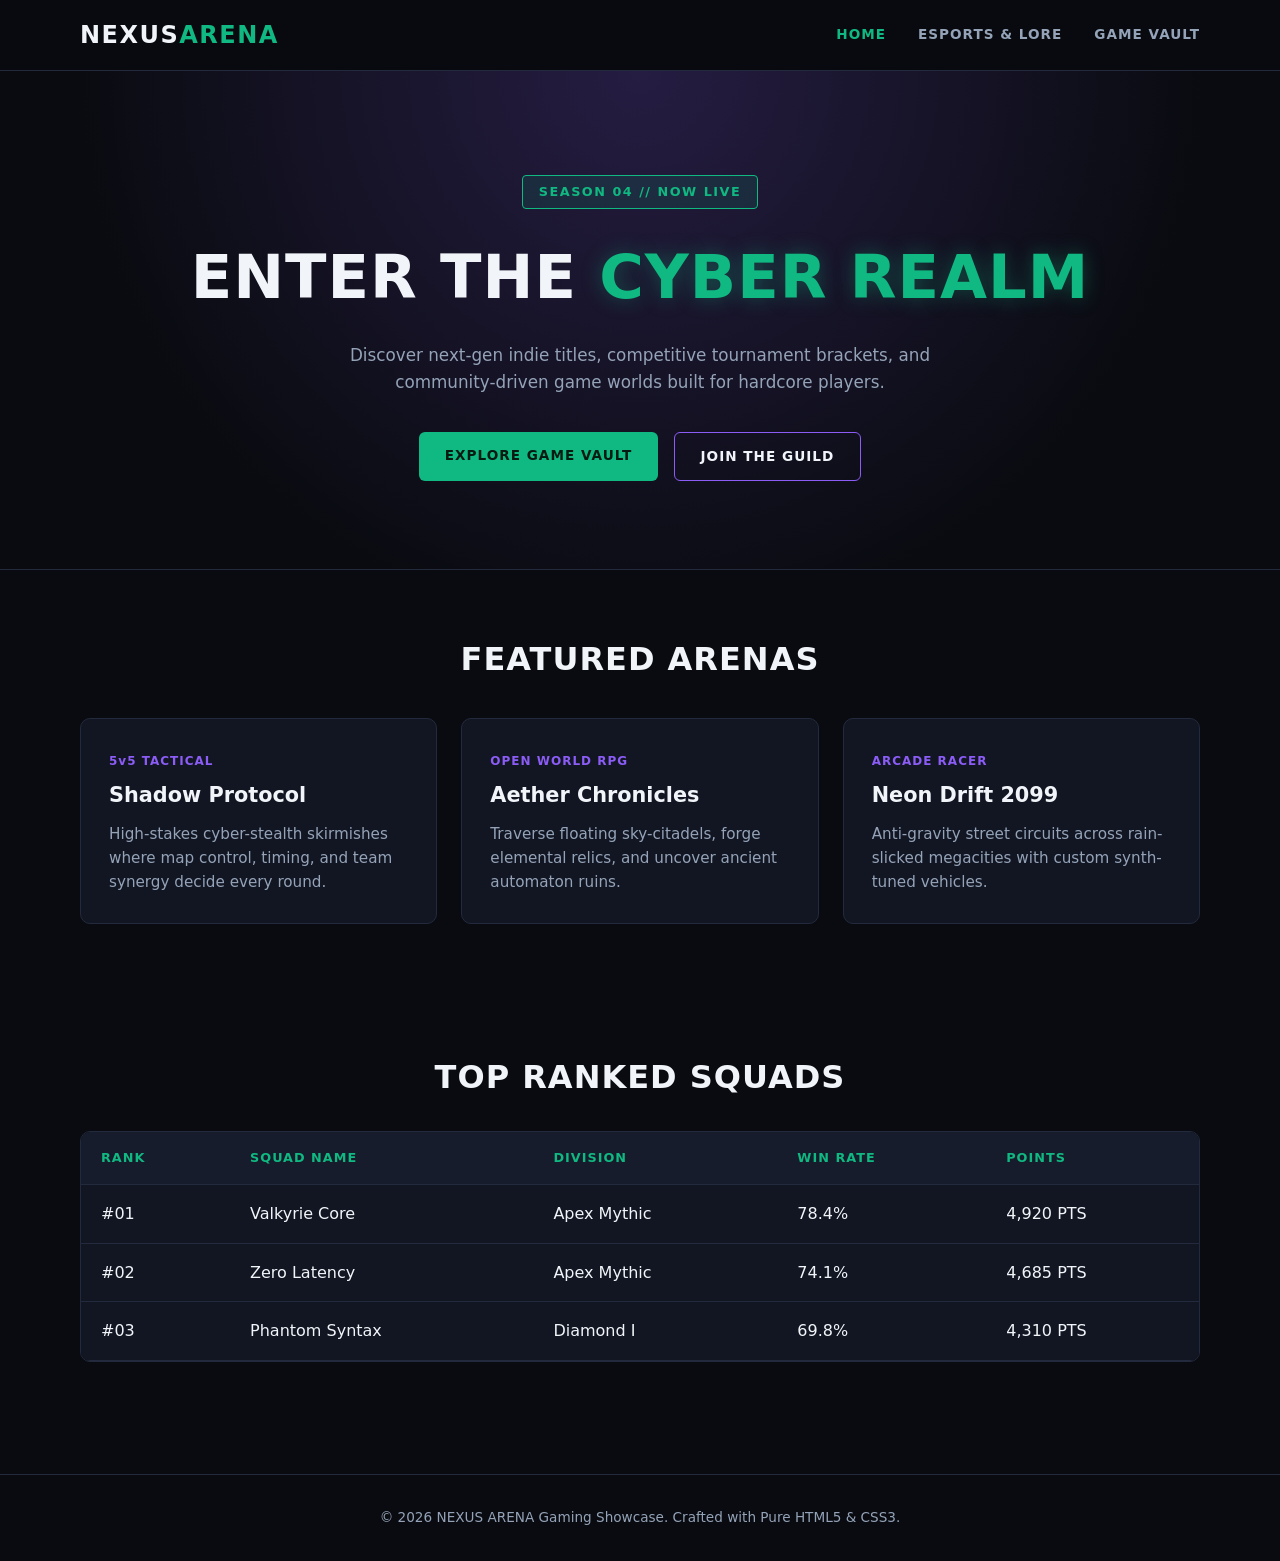
<file: index.html>
<!DOCTYPE html>
<html lang="en">
<head>
  <meta charset="UTF-8">
  <meta name="viewport" content="width=device-width, initial-scale=1.0">
  <title>NEXUS ARENA | Gaming Hub & Showcase</title>
  <link rel="stylesheet" href="css/style.css">
</head>
<body>

  <!-- CSS-Only Responsive Navbar -->
  <header class="navbar">
    <div class="container nav-container">
      <a href="index.html" class="logo">NEXUS<span>ARENA</span></a>
      <input type="checkbox" id="menu-toggle" class="menu-toggle">
      <label for="menu-toggle" class="hamburger">&#9776;</label>
      <nav class="nav-links">
        <a href="index.html" class="active">Home</a>
        <a href="about.html">Esports & Lore</a>
        <a href="gallery.html">Game Vault</a>
      </nav>
    </div>
  </header>

  <!-- Hero Banner -->
  <section class="hero">
    <div class="container hero-content">
      <span class="badge">SEASON 04 // NOW LIVE</span>
      <h1>ENTER THE <span>CYBER REALM</span></h1>
      <p class="subtitle">
        Discover next-gen indie titles, competitive tournament brackets, and community-driven game worlds built for hardcore players.
      </p>
      <div class="hero-buttons">
        <a href="gallery.html" class="btn btn-primary">Explore Game Vault</a>
        <a href="about.html" class="btn btn-outline">Join the Guild</a>
      </div>
    </div>
  </section>

  <!-- Featured Modes -->
  <section class="container section-pad">
    <h2 class="section-title">Featured Arenas</h2>
    <div class="grid-3">
      <article class="card">
        <span class="card-tag">5v5 TACTICAL</span>
        <h3>Shadow Protocol</h3>
        <p>High-stakes cyber-stealth skirmishes where map control, timing, and team synergy decide every round.</p>
      </article>
      <article class="card">
        <span class="card-tag">OPEN WORLD RPG</span>
        <h3>Aether Chronicles</h3>
        <p>Traverse floating sky-citadels, forge elemental relics, and uncover ancient automaton ruins.</p>
      </article>
      <article class="card">
        <span class="card-tag">ARCADE RACER</span>
        <h3>Neon Drift 2099</h3>
        <p>Anti-gravity street circuits across rain-slicked megacities with custom synth-tuned vehicles.</p>
      </article>
    </div>
  </section>

  <!-- Leaderboard Preview Table -->
  <section class="container section-pad">
    <h2 class="section-title">Top Ranked Squads</h2>
    <div class="table-wrapper">
      <table class="rank-table">
        <thead>
          <tr>
            <th>Rank</th>
            <th>Squad Name</th>
            <th>Division</th>
            <th>Win Rate</th>
            <th>Points</th>
          </tr>
        </thead>
        <tbody>
          <tr>
            <td>#01</td>
            <td>Valkyrie Core</td>
            <td>Apex Mythic</td>
            <td>78.4%</td>
            <td>4,920 PTS</td>
          </tr>
          <tr>
            <td>#02</td>
            <td>Zero Latency</td>
            <td>Apex Mythic</td>
            <td>74.1%</td>
            <td>4,685 PTS</td>
          </tr>
          <tr>
            <td>#03</td>
            <td>Phantom Syntax</td>
            <td>Diamond I</td>
            <td>69.8%</td>
            <td>4,310 PTS</td>
          </tr>
        </tbody>
      </table>
    </div>
  </section>

  <footer>
    <p>&copy; 2026 NEXUS ARENA Gaming Showcase. Crafted with Pure HTML5 &amp; CSS3.</p>
  </footer>

</body>
</html>
</file>
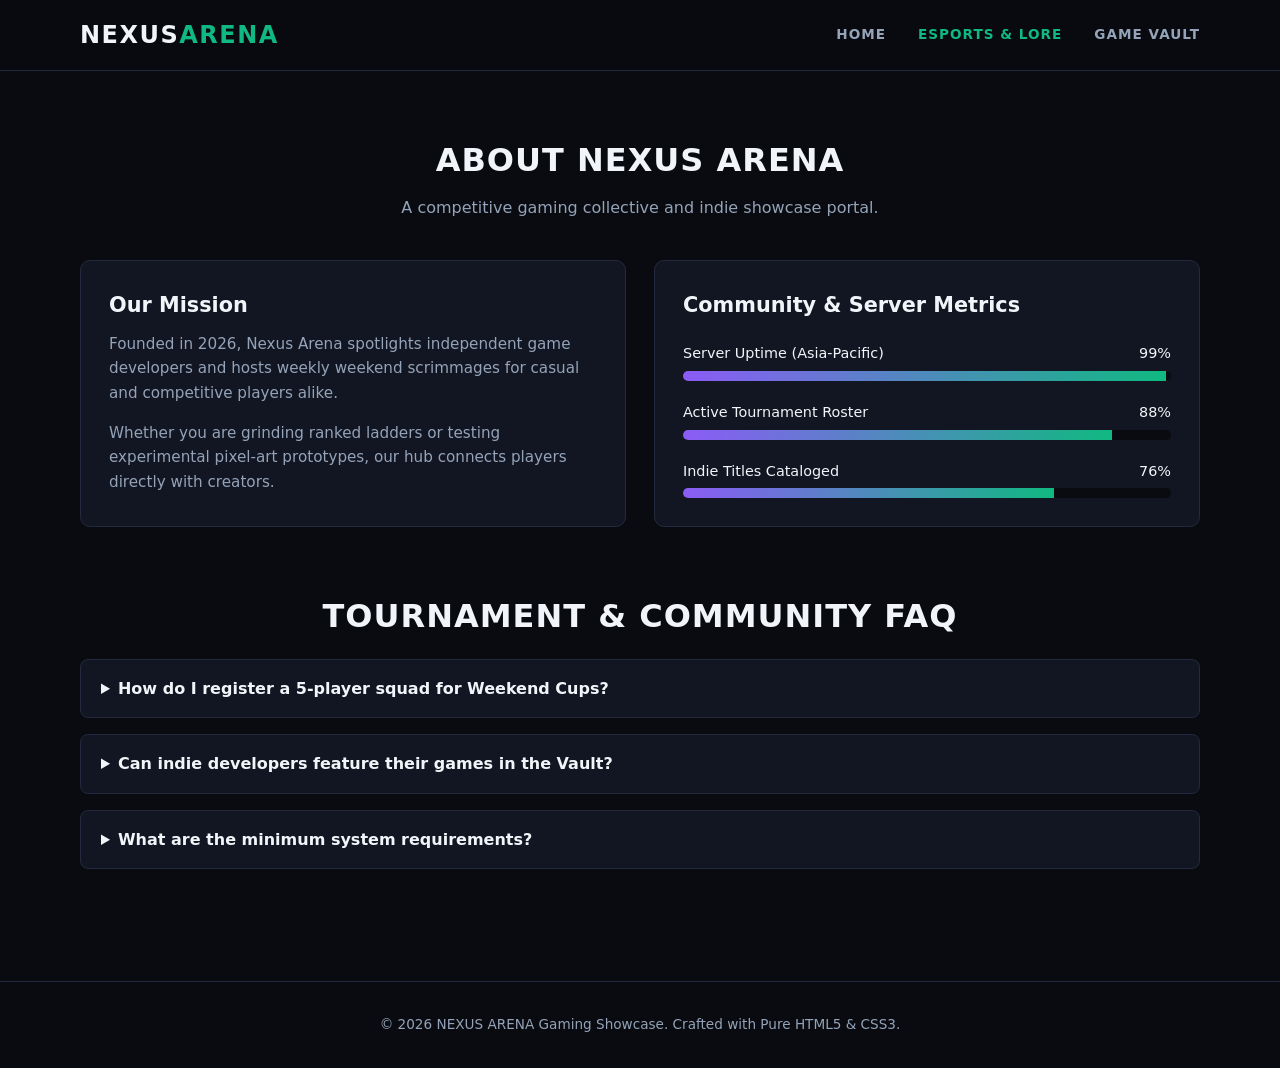
<file: about.html>
<!DOCTYPE html>
<html lang="en">
<head>
  <meta charset="UTF-8">
  <meta name="viewport" content="width=device-width, initial-scale=1.0">
  <title>Esports & Lore | NEXUS ARENA</title>
  <link rel="stylesheet" href="css/style.css">
</head>
<body>

  <header class="navbar">
    <div class="container nav-container">
      <a href="index.html" class="logo">NEXUS<span>ARENA</span></a>
      <input type="checkbox" id="menu-toggle" class="menu-toggle">
      <label for="menu-toggle" class="hamburger">&#9776;</label>
      <nav class="nav-links">
        <a href="index.html">Home</a>
        <a href="about.html" class="active">Esports & Lore</a>
        <a href="gallery.html">Game Vault</a>
      </nav>
    </div>
  </header>

  <main class="container section-pad">
    <h1 class="section-title">About Nexus Arena</h1>
    <p class="section-subtitle">A competitive gaming collective and indie showcase portal.</p>

    <div class="grid-2">
      <div class="card">
        <h3>Our Mission</h3>
        <p>
          Founded in 2026, Nexus Arena spotlights independent game developers and hosts weekly weekend scrimmages for casual and competitive players alike.
        </p>
        <p style="margin-top: 1rem;">
          Whether you are grinding ranked ladders or testing experimental pixel-art prototypes, our hub connects players directly with creators.
        </p>
      </div>

      <!-- Pure CSS Stat Bars -->
      <div class="card">
        <h3>Community &amp; Server Metrics</h3>
        <div class="stat">
          <div class="stat-label"><span>Server Uptime (Asia-Pacific)</span><span>99%</span></div>
          <div class="bar"><div class="fill" style="width: 99%;"></div></div>
        </div>
        <div class="stat">
          <div class="stat-label"><span>Active Tournament Roster</span><span>88%</span></div>
          <div class="bar"><div class="fill" style="width: 88%;"></div></div>
        </div>
        <div class="stat">
          <div class="stat-label"><span>Indie Titles Cataloged</span><span>76%</span></div>
          <div class="bar"><div class="fill" style="width: 76%;"></div></div>
        </div>
      </div>
    </div>

    <!-- CSS-Only FAQ Accordion using <details> -->
    <div class="faq-section">
      <h2 class="section-title">Tournament &amp; Community FAQ</h2>
      <details class="faq-item">
        <summary>How do I register a 5-player squad for Weekend Cups?</summary>
        <p>Captains can submit their roster tag in the community lobby every Friday before 18:00 UTC+8.</p>
      </details>
      <details class="faq-item">
        <summary>Can indie developers feature their games in the Vault?</summary>
        <p>Yes! Any playable demo or completed build can be submitted for seasonal spotlight placement.</p>
      </details>
      <details class="faq-item">
        <summary>What are the minimum system requirements?</summary>
        <p>Most featured titles run smoothly on 8GB RAM, quad-core CPUs, and entry-level dedicated graphics.</p>
      </details>
    </div>
  </main>

  <footer>
    <p>&copy; 2026 NEXUS ARENA Gaming Showcase. Crafted with Pure HTML5 &amp; CSS3.</p>
  </footer>

</body>
</html>
</file>
<file: css/style.css>
/* ===== THEME VARIABLES ===== */
:root {
  --bg: #090b10;
  --surface: #121622;
  --surface-hover: #181e2e;
  --neon-green: #10b981;
  --neon-purple: #8b5cf6;
  --text: #f1f5f9;
  --muted: #94a3b8;
  --border: #232a3d;
}

* {
  margin: 0;
  padding: 0;
  box-sizing: border-box;
}

html {
  scroll-behavior: smooth;
  font-family: 'Segoe UI', system-ui, -apple-system, sans-serif;
  background-color: var(--bg);
  color: var(--text);
  line-height: 1.6;
}

.container {
  width: 90%;
  max-width: 1120px;
  margin: 0 auto;
}

/* ===== NAVIGATION & CSS HAMBURGER ===== */
.navbar {
  background: rgba(9, 11, 16, 0.95);
  border-bottom: 1px solid var(--border);
  position: sticky;
  top: 0;
  z-index: 100;
}

.nav-container {
  display: flex;
  justify-content: space-between;
  align-items: center;
  padding: 1rem 0;
}

.logo {
  font-size: 1.5rem;
  font-weight: 900;
  letter-spacing: 1.5px;
  color: var(--text);
  text-decoration: none;
}

.logo span {
  color: var(--neon-green);
}

.nav-links {
  display: flex;
  gap: 2rem;
}

.nav-links a {
  color: var(--muted);
  text-decoration: none;
  font-weight: 600;
  text-transform: uppercase;
  font-size: 0.85rem;
  letter-spacing: 1px;
  transition: color 0.25s ease;
}

.nav-links a:hover,
.nav-links a.active {
  color: var(--neon-green);
}

.menu-toggle,
.hamburger {
  display: none;
}

/* ===== HERO SECTION ===== */
.hero {
  padding: 6.5rem 0 5.5rem;
  text-align: center;
  background: radial-gradient(circle at top, rgba(139, 92, 246, 0.22) 0%, var(--bg) 70%);
  border-bottom: 1px solid var(--border);
}

.badge {
  display: inline-block;
  padding: 0.35rem 1rem;
  border-radius: 4px;
  background: rgba(16, 185, 129, 0.12);
  border: 1px solid var(--neon-green);
  color: var(--neon-green);
  font-size: 0.8rem;
  font-weight: 700;
  letter-spacing: 1.5px;
  margin-bottom: 1.25rem;
}

.hero h1 {
  font-size: clamp(2.3rem, 5vw, 3.8rem);
  font-weight: 900;
  letter-spacing: 1px;
  margin-bottom: 1rem;
}

.hero h1 span {
  color: var(--neon-green);
  text-shadow: 0 0 20px rgba(16, 185, 129, 0.35);
}

.subtitle {
  max-width: 640px;
  margin: 0 auto 2.25rem;
  color: var(--muted);
  font-size: 1.05rem;
}

.hero-buttons {
  display: flex;
  justify-content: center;
  gap: 1rem;
  flex-wrap: wrap;
}

/* ===== BUTTONS ===== */
.btn {
  display: inline-block;
  padding: 0.8rem 1.6rem;
  border-radius: 6px;
  font-weight: 700;
  text-transform: uppercase;
  font-size: 0.85rem;
  letter-spacing: 1px;
  text-decoration: none;
  transition: transform 0.2s ease, box-shadow 0.25s ease;
}

.btn:hover {
  transform: translateY(-2px);
}

.btn-primary {
  background: var(--neon-green);
  color: #051b11;
}

.btn-primary:hover {
  box-shadow: 0 0 18px rgba(16, 185, 129, 0.5);
}

.btn-outline {
  border: 1px solid var(--neon-purple);
  color: var(--text);
}

.btn-outline:hover {
  background: rgba(139, 92, 246, 0.15);
}

.btn-sm {
  padding: 0.55rem 1.1rem;
  font-size: 0.8rem;
  margin-top: 1rem;
}

/* ===== LAYOUT & CARDS ===== */
.section-pad {
  padding: 4rem 0;
}

.section-title {
  text-align: center;
  font-size: 2rem;
  font-weight: 800;
  margin-bottom: 0.5rem;
  text-transform: uppercase;
  letter-spacing: 1px;
}

.section-subtitle {
  text-align: center;
  color: var(--muted);
  margin-bottom: 2.5rem;
}

.grid-3 {
  display: grid;
  grid-template-columns: repeat(auto-fit, minmax(280px, 1fr));
  gap: 1.5rem;
  margin-top: 2rem;
}

.grid-2 {
  display: grid;
  grid-template-columns: repeat(auto-fit, minmax(300px, 1fr));
  gap: 1.75rem;
  margin-top: 2rem;
}

.card {
  background: var(--surface);
  border: 1px solid var(--border);
  border-radius: 10px;
  padding: 1.75rem;
  transition: transform 0.25s ease, border-color 0.25s ease;
}

.card:hover {
  transform: translateY(-5px);
  border-color: var(--neon-green);
}

.card-tag {
  display: inline-block;
  font-size: 0.75rem;
  font-weight: 700;
  color: var(--neon-purple);
  letter-spacing: 1px;
  margin-bottom: 0.5rem;
}

.card h3 {
  font-size: 1.3rem;
  margin-bottom: 0.6rem;
}

.card p {
  color: var(--muted);
  font-size: 0.95rem;
}

/* ===== LEADERBOARD TABLE ===== */
.table-wrapper {
  overflow-x: auto;
  margin-top: 1.75rem;
  border-radius: 10px;
  border: 1px solid var(--border);
}

.rank-table {
  width: 100%;
  border-collapse: collapse;
  background: var(--surface);
  text-align: left;
}

.rank-table th,
.rank-table td {
  padding: 1rem 1.25rem;
  border-bottom: 1px solid var(--border);
}

.rank-table th {
  background: #161c2c;
  color: var(--neon-green);
  text-transform: uppercase;
  font-size: 0.8rem;
  letter-spacing: 1px;
}

.rank-table tr:hover {
  background: var(--surface-hover);
}

/* ===== STAT BARS & FAQ ===== */
.stat {
  margin-top: 1.25rem;
}

.stat-label {
  display: flex;
  justify-content: space-between;
  font-size: 0.9rem;
  margin-bottom: 0.35rem;
}

.bar {
  height: 10px;
  background: var(--bg);
  border-radius: 999px;
  overflow: hidden;
}

.fill {
  height: 100%;
  background: linear-gradient(90deg, var(--neon-purple), var(--neon-green));
}

.faq-section {
  margin-top: 4rem;
}

.faq-item {
  background: var(--surface);
  border: 1px solid var(--border);
  border-radius: 8px;
  padding: 1rem 1.25rem;
  margin-top: 1rem;
}

.faq-item summary {
  cursor: pointer;
  font-weight: 700;
  color: var(--text);
}

.faq-item p {
  margin-top: 0.75rem;
  color: var(--muted);
}

/* ===== GAME GALLERY & :TARGET MODALS ===== */
.game-card {
  padding: 0;
  overflow: hidden;
}

.game-card img {
  width: 100%;
  height: 190px;
  object-fit: cover;
  background: #06080c;
  display: block;
}

.game-body {
  padding: 1.5rem;
}

.modal {
  position: fixed;
  inset: 0;
  background: rgba(0, 0, 0, 0.82);
  display: flex;
  align-items: center;
  justify-content: center;
  opacity: 0;
  pointer-events: none;
  transition: opacity 0.25s ease;
  z-index: 200;
  padding: 1rem;
}

.modal:target {
  opacity: 1;
  pointer-events: auto;
}

.modal-box {
  background: var(--surface);
  border: 1px solid var(--neon-green);
  border-radius: 12px;
  max-width: 480px;
  width: 100%;
  padding: 2rem;
  position: relative;
}

.close-btn {
  position: absolute;
  top: 0.85rem;
  right: 1.2rem;
  font-size: 1.8rem;
  color: var(--muted);
  text-decoration: none;
}

.close-btn:hover {
  color: var(--neon-green);
}

.modal-box h2 {
  margin: 0.35rem 0 0.75rem;
}

.modal-box p {
  color: var(--muted);
  margin-bottom: 0.75rem;
}

/* ===== FOOTER ===== */
footer {
  text-align: center;
  padding: 2rem 1rem;
  border-top: 1px solid var(--border);
  color: var(--muted);
  font-size: 0.85rem;
  margin-top: 3rem;
}

/* ===== MOBILE MENU ===== */
@media (max-width: 768px) {
  .hamburger {
    display: block;
    font-size: 1.75rem;
    cursor: pointer;
    color: var(--neon-green);
  }

  .nav-links {
    display: none;
    flex-direction: column;
    position: absolute;
    top: 100%;
    left: 0;
    width: 100%;
    background: var(--surface);
    padding: 1.25rem 5%;
    border-bottom: 1px solid var(--border);
  }

  .menu-toggle:checked ~ .nav-links {
    display: flex;
  }
}
</file>
